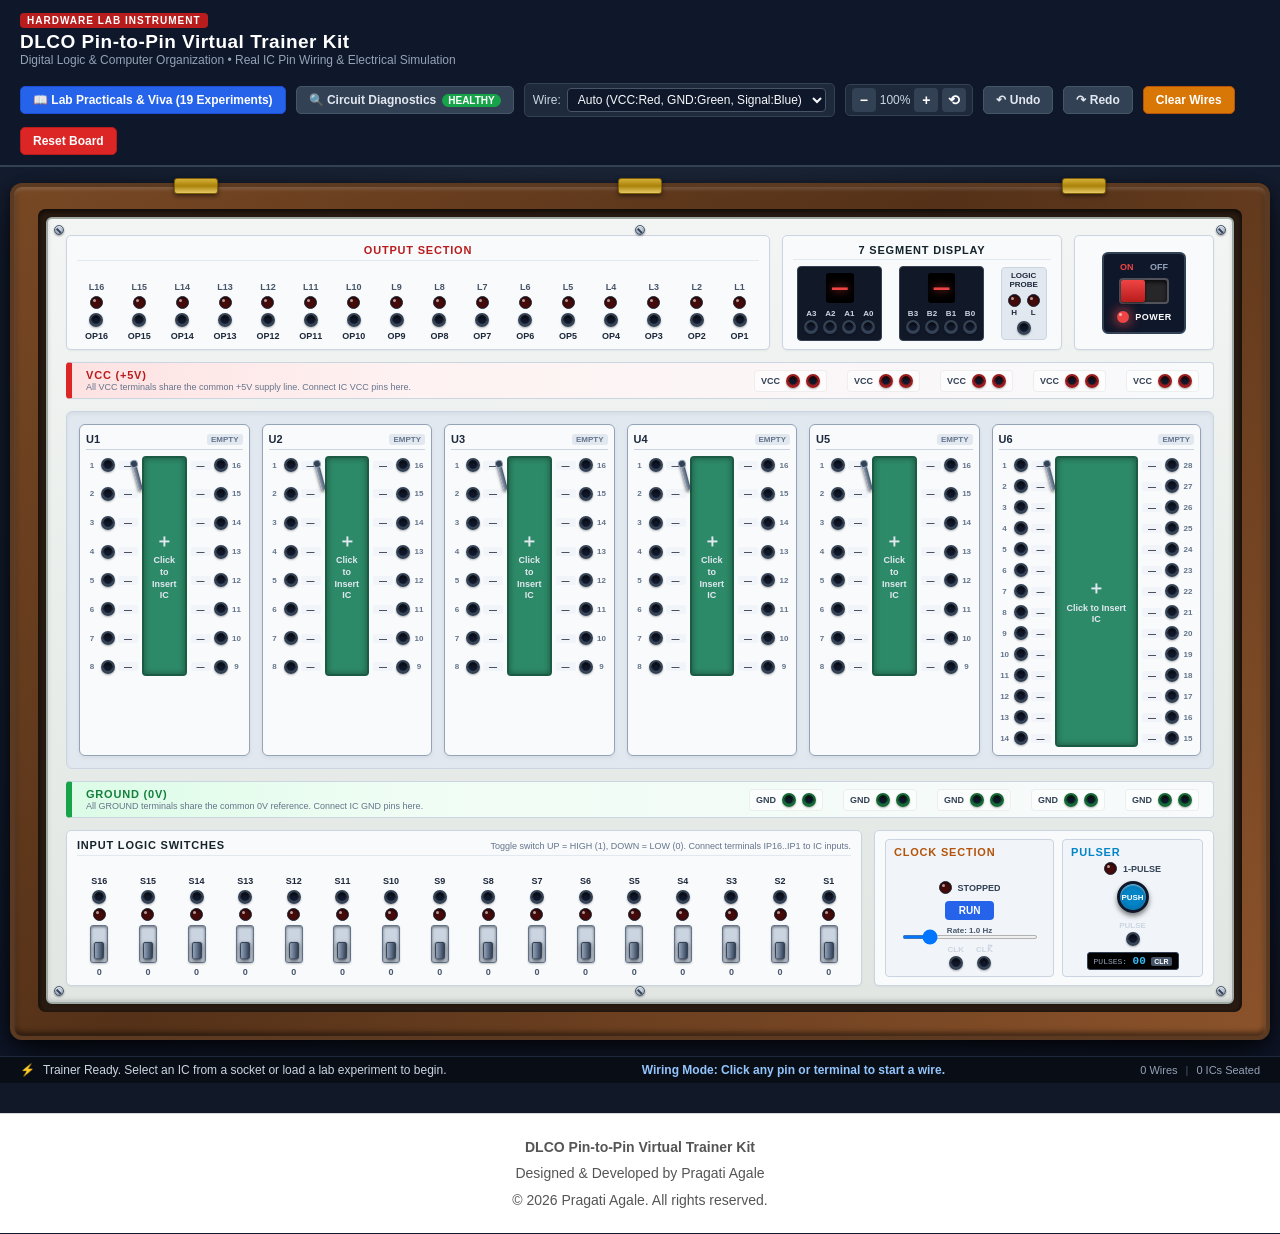
<file: index.html>
<!DOCTYPE html>
<html lang="en">

<head>
  <meta charset="UTF-8">
  
<meta name="google-site-verification" content="Be1yCenECQdJlJ8c-HPCFTqjpg0e8Bx-yzeMSpCRM-U" />

  <meta name="viewport" content="width=device-width, initial-scale=1.0">
  <title>DLCO Virtual IC Trainer Kit Simulator — Real Pin-to-Pin Lab Kit</title>
  <link rel="icon" type="image/svg+xml" href="favicon.svg">
  <link rel="stylesheet" href="style.css">
</head>

<body>
  <!-- Top Navigation & Utility Bar -->
  <header class="app-header">
    <div class="header-brand">
      <div class="header-badge">HARDWARE LAB INSTRUMENT</div>
      <h1>DLCO Pin-to-Pin Virtual Trainer Kit</h1>
      <p class="subtitle">Digital Logic &amp; Computer Organization • Real IC Pin Wiring &amp; Electrical Simulation</p>
    </div>

    <div class="header-controls">
      <button id="btnExpGuide" class="btn btn-primary" title="Open Lab Practicals, Wiring Guides & Viva Questions">
        📖 Lab Practicals &amp; Viva (19 Experiments)
      </button>
      <button id="btnDiagnostics" class="btn btn-secondary" title="View Real-Time Circuit Diagnostics">
        🔍 Circuit Diagnostics <span id="diagBadge" class="badge ok">OK</span>
      </button>
      <div class="wire-color-picker" title="Select Patch Wire Color">
        <label for="wireColorSelect">Wire:</label>
        <select id="wireColorSelect">
          <option value="auto">Auto (VCC:Red, GND:Green, Signal:Blue)</option>
          <option value="#2563eb">Blue (Signal)</option>
          <option value="#dc2626">Red (VCC / High)</option>
          <option value="#16a34a">Green (GND / Low)</option>
          <option value="#d97706">Amber (Clock / Data)</option>
          <option value="#7c3aed">Purple</option>
          <option value="#0d9488">Cyan</option>
          <option value="#111827">Black</option>
        </select>
      </div>
      <div class="zoom-controls">
        <button id="btnZoomOut" class="btn-icon" title="Zoom Out">−</button>
        <span id="zoomLabel">100%</span>
        <button id="btnZoomIn" class="btn-icon" title="Zoom In">+</button>
        <button id="btnZoomReset" class="btn-icon" title="Reset View">⟲</button>
      </div>
      <button id="btnUndoWire" class="btn btn-secondary" type="button" title="Undo last wire action">
  ↶ Undo
</button>

<button id="btnRedoWire" class="btn btn-secondary" type="button" title="Redo last undone wire action">
  ↷ Redo
</button>
      <button id="btnClearWires" class="btn btn-warning" title="Remove all wires from the board">Clear Wires</button>
      <button id="btnResetBoard" class="btn btn-danger" title="Clear entire board (ICs and wires)">Reset Board</button>
    </div>
  </header>

  <!-- Main Workspace: Briefcase Enclosure around Trainer Faceplate -->
  <div class="workspace-wrapper">

    <!-- Outer Wooden Briefcase Enclosure -->
    <div class="wooden-case">
      <!-- Top Metal Hinges of Briefcase -->
      <div class="case-hinge hinge-left"></div>
      <div class="case-hinge hinge-center"></div>
      <div class="case-hinge hinge-right"></div>

      <!-- Inner Metal Rim & Screws -->
      <div class="case-inner-rim">

        <!-- THE PHYSICAL TRAINER BOARD (FACEPLATE) -->
        <div id="trainerBoard" class="trainer-faceplate">

          <!-- Faceplate Corner Screws -->
          <div class="plate-screw screw-tl"></div>
          <div class="plate-screw screw-tr"></div>
          <div class="plate-screw screw-bl"></div>
          <div class="plate-screw screw-br"></div>
          <div class="plate-screw screw-tc"></div>
          <div class="plate-screw screw-bc"></div>

          <!-- ============================================================== -->
          <!-- TOP ROW: OUTPUT SECTION, 7-SEGMENT & PROBE, MAINS POWER SWITCH -->
          <!-- ============================================================== -->
          <div class="board-top-bar">

            <!-- OUTPUT SECTION: 16 LEDs with Output Terminals OP16 to OP1 -->
            <div class="panel-section output-section">
              <div class="section-title text-red">OUTPUT SECTION</div>
              <div class="output-led-row">
                <!-- 16 Output Units: L16 to L1 (rendered dynamically or static) -->
                <div id="outputUnitsContainer" class="output-units-grid"></div>
              </div>
            </div>

            <!-- 7-SEGMENT DISPLAY & LOGIC PROBE SECTION -->
            <div class="panel-section display-probe-section">
              <div class="section-title">7 SEGMENT DISPLAY</div>
              <div class="seven-seg-cluster">
                <!-- Display A -->
                <div class="seven-seg-box">
                  <div class="display-digits" id="dispADigits">
                    <div class="seg-display" id="segA">0</div>
                  </div>
                  <div class="seven-seg-terminals">
                    <div class="term-pair"><span class="term-lbl">A3</span>
                      <div class="terminal-jack" data-tid="seg:a3" title="7-Seg A Bit 3 (MSB)"></div>
                    </div>
                    <div class="term-pair"><span class="term-lbl">A2</span>
                      <div class="terminal-jack" data-tid="seg:a2" title="7-Seg A Bit 2"></div>
                    </div>
                    <div class="term-pair"><span class="term-lbl">A1</span>
                      <div class="terminal-jack" data-tid="seg:a1" title="7-Seg A Bit 1"></div>
                    </div>
                    <div class="term-pair"><span class="term-lbl">A0</span>
                      <div class="terminal-jack" data-tid="seg:a0" title="7-Seg A Bit 0 (LSB)"></div>
                    </div>
                  </div>
                </div>

                <!-- Display B -->
                <div class="seven-seg-box">
                  <div class="display-digits" id="dispBDigits">
                    <div class="seg-display" id="segB">0</div>
                  </div>
                  <div class="seven-seg-terminals">
                    <div class="term-pair"><span class="term-lbl">B3</span>
                      <div class="terminal-jack" data-tid="seg:b3" title="7-Seg B Bit 3 (MSB)"></div>
                    </div>
                    <div class="term-pair"><span class="term-lbl">B2</span>
                      <div class="terminal-jack" data-tid="seg:b2" title="7-Seg B Bit 2"></div>
                    </div>
                    <div class="term-pair"><span class="term-lbl">B1</span>
                      <div class="terminal-jack" data-tid="seg:b1" title="7-Seg B Bit 1"></div>
                    </div>
                    <div class="term-pair"><span class="term-lbl">B0</span>
                      <div class="terminal-jack" data-tid="seg:b0" title="7-Seg B Bit 0 (LSB)"></div>
                    </div>
                  </div>
                </div>

                <!-- Logic Probe -->
                <div class="logic-probe-box">
                  <div class="probe-title">LOGIC<br>PROBE</div>
                  <div class="probe-indicators">
                    <div class="probe-led-wrap">
                      <div id="probeLedH" class="lamp probe-lamp-h"></div><span>H</span>
                    </div>
                    <div class="probe-led-wrap">
                      <div id="probeLedL" class="lamp probe-lamp-l"></div><span>L</span>
                    </div>
                  </div>
                  <div class="terminal-jack jack-probe" data-tid="probe" title="Logic Probe Input Terminal"></div>
                </div>
              </div>
            </div>

            <!-- MAINS POWER ROCKER SWITCH & INDICATOR -->
            <div class="panel-section power-switch-section">
              <div class="mains-switch-box">
                <div class="switch-labels">
                  <span class="lbl-on">ON</span>
                  <span class="lbl-off">OFF</span>
                </div>
                <div id="mainsPowerSwitch" class="rocker-switch on" title="Toggle Main Trainer Power">
                  <div class="rocker-handle"></div>
                </div>
                <div class="power-lamp-wrap">
                  <div id="mainsPowerLed" class="lamp lamp-power on"></div>
                  <span class="mains-power-lbl">POWER</span>
                </div>
              </div>
            </div>

          </div>

          <!-- ============================================================== -->
          <!-- UPPER RAIL: VCC (+5V) STRIP WITH 10 RED BANANA SOCKETS         -->
          <!-- ============================================================== -->
          <div class="board-rail rail-vcc">
            <div class="rail-header">
              <span class="rail-title text-vcc">VCC (+5V)</span>
              <span class="rail-note">All VCC terminals share the common +5V supply line. Connect IC VCC pins
                here.</span>
            </div>
            <div class="rail-terminals" id="vccTerminalsContainer">
              <!-- 10 VCC terminals in 5 pairs matching the 5 sockets -->
            </div>
          </div>

          <!-- ============================================================== -->
          <!-- MIDDLE SECTION: 5 DIP/ZIF SOCKETS (U1..U5) + 1 LARGE SOCKET U6 -->
          <!-- ============================================================== -->
          <div class="board-sockets-section">
            <div class="sockets-grid" id="socketsContainer">
              <!-- U1 to U5 + U6 will be rendered with fixed pin coordinates -->
            </div>
          </div>

          <!-- ============================================================== -->
          <!-- LOWER RAIL: GROUND (0V) STRIP WITH 10 GREEN BANANA SOCKETS    -->
          <!-- ============================================================== -->
          <div class="board-rail rail-gnd">
            <div class="rail-header">
              <span class="rail-title text-gnd">GROUND (0V)</span>
              <span class="rail-note">All GROUND terminals share the common 0V reference. Connect IC GND pins
                here.</span>
            </div>
            <div class="rail-terminals" id="gndTerminalsContainer">
              <!-- 10 GND terminals in 5 pairs matching the 5 sockets -->
            </div>
          </div>

          <!-- ============================================================== -->
          <!-- BOTTOM ROW: INPUT SWITCHES (S16..S1) & CLOCK/PULSER SECTION   -->
          <!-- ============================================================== -->
          <div class="board-bottom-bar">

            <!-- INPUT SWITCHES SECTION: 16 Switches S16 to S1 -->
            <div class="panel-section input-section">
              <div class="section-header-compact">
                <span class="section-title">INPUT LOGIC SWITCHES</span>
                <span class="section-subtitle">Toggle switch UP = HIGH (1), DOWN = LOW (0). Connect terminals IP16..IP1
                  to IC inputs.</span>
              </div>
              <div class="input-switches-row">
                <div id="inputUnitsContainer" class="input-units-grid"></div>
              </div>
            </div>

            <!-- CLOCK & PULSER SECTION -->
            <div class="panel-section clock-section">
              <div class="clock-pulser-wrapper">

                <!-- Continuous Clock Generator -->
                <div class="clock-sub-box">
                  <div class="section-title text-clock">CLOCK SECTION</div>
                  <div class="clock-controls-cluster">
                    <div class="clock-state-row">
                      <div id="clockStatusLed" class="lamp lamp-clock"></div>
                      <span id="clockStatusText" class="clock-rate-text">STOPPED</span>
                    </div>

                    <div class="clock-buttons">
                      <button id="btnClockStartStop" class="btn-clock-toggle"
                        title="Start or Stop Continuous Clock">RUN</button>
                    </div>

                    <div class="clock-speed-control">
                      <label for="clockFreqSlider">Rate: <span id="clockFreqDisplay">1.0 Hz</span></label>
                      <input type="range" id="clockFreqSlider" min="0.2" max="5.0" step="0.2" value="1.0">
                    </div>

                    <div class="clock-terminals-group">
                      <div class="term-pair">
                        <span class="term-lbl">CLK</span>
                        <div class="terminal-jack jack-clk" data-tid="clk:main" title="Clock Output (Active High)">
                        </div>
                      </div>
                      <div class="term-pair">
                        <span class="term-lbl">CLK̅</span>
                        <div class="terminal-jack jack-clk-bar" data-tid="clk:bar"
                          title="Inverted Clock Output (Active Low)"></div>
                      </div>
                    </div>
                  </div>
                </div>

                <!-- Manual Single Pulse Generator (Pulser) -->
                <div class="pulser-sub-box">
                  <div class="section-title text-pulser">PULSER</div>
                  <div class="pulser-controls-cluster">
                    <div class="pulser-lamp-row">
                      <div id="pulserLed" class="lamp lamp-pulser"></div>
                      <span class="pulser-label">1-PULSE</span>
                    </div>

                    <button id="btnManualPulse" class="btn-hardware-push"
                      title="Press for a single clean clock pulse (Falling edge: 1 -> 0 -> 1)">
                      PUSH
                    </button>

                    <div class="term-pair pulser-term-pair">
                      <span class="term-lbl">PULSE</span>
                      <div class="terminal-jack jack-pulser" data-tid="clk:pulse" title="Manual Pulser Output Terminal">
                      </div>
                    </div>

                    <div class="pulse-counter-display">
                      <span class="counter-lbl">PULSES:</span>
                      <span id="pulseCountVal" class="counter-num">00</span>
                      <button id="btnResetCounter" class="btn-micro" title="Reset Counter">CLR</button>
                    </div>
                  </div>
                </div>

              </div>
            </div>

          </div>

          <!-- ============================================================== -->
          <!-- SVG LAYER FOR INTERACTIVE REALISTIC PATCH WIRES                -->
          <!-- ============================================================== -->
          <svg id="wiresSvg" class="wires-canvas"></svg>

        </div>
        <!-- /trainer-faceplate -->
      </div>
      <!-- /case-inner-rim -->
    </div>
    <!-- /wooden-case -->

  </div>
  <!-- /workspace-wrapper -->

  <!-- Status & Interactive Feedback Bar -->
  <footer class="app-statusbar">
    <div class="status-left">
      <span class="status-icon">⚡</span>
      <span id="statusMessage">Trainer Ready. Select an IC from a socket or load a lab experiment to begin.</span>
    </div>
    <div class="status-center">
      <span id="wireActionPrompt" class="wire-prompt">Wiring Mode: Click any pin or terminal to start a wire.</span>
      <button id="btnCancelWire" class="btn-mini hidden">Cancel Wire (Esc)</button>
      <button id="btnDeleteSelectedWire" class="btn-mini btn-danger hidden">Delete Wire (Del)</button>
    </div>
    <div class="status-right">
      <span id="wireCountDisplay">0 Wires</span>
      <span class="separator">|</span>
      <span id="activeIcCountDisplay">0 ICs Seated</span>
    </div>
  </footer>

  <!-- ==================================================================== -->
  <!-- MODAL: IC SELECTOR DIALOG (Triggered when user clicks an empty socket)-->
  <!-- ==================================================================== -->
  <div id="icSelectorModal" class="modal-backdrop hidden">
    <div class="modal-card">
      <div class="modal-header">
        <h3 id="icModalSocketTitle">Insert IC into Socket U1</h3>
        <button id="btnCloseIcModal" class="btn-close">&times;</button>
      </div>
      <div class="modal-body">
        <p class="modal-desc">Select a TTL 74-Series digital logic IC to insert into this socket:</p>
        <div class="ic-library-grid">

          <div class="ic-card" data-ic="7400">
            <div class="ic-card-header">
              <span class="ic-code">7400</span>
              <span class="ic-pkg">14-Pin DIP</span>
            </div>
            <div class="ic-name">Quad 2-Input NAND Gate</div>
            <div class="ic-desc">Four independent 2-input NAND gates. Pin 14: VCC, Pin 7: GND.</div>
            <div class="ic-pins-preview">Inputs: 1A,1B,2A,2B... • Outputs: 1Y,2Y...</div>
          </div>

          <div class="ic-card" data-ic="7404">
            <div class="ic-card-header">
              <span class="ic-code">7404</span>
              <span class="ic-pkg">14-Pin DIP</span>
            </div>
            <div class="ic-name">Hex Inverter (NOT Gates)</div>
            <div class="ic-desc">Six independent inverter gates. Pin 14: VCC, Pin 7: GND.</div>
            <div class="ic-pins-preview">Inputs: 1A,2A,3A... • Outputs: 1Y,2Y,3Y...</div>
          </div>

          <div class="ic-card" data-ic="7408">
            <div class="ic-card-header">
              <span class="ic-code">7408</span>
              <span class="ic-pkg">14-Pin DIP</span>
            </div>
            <div class="ic-name">Quad 2-Input AND Gate</div>
            <div class="ic-desc">Four independent 2-input AND gates. Pin 14: VCC, Pin 7: GND.</div>
            <div class="ic-pins-preview">Inputs: 1A,1B,2A,2B... • Outputs: 1Y,2Y...</div>
          </div>

          <div class="ic-card" data-ic="7432">
            <div class="ic-card-header">
              <span class="ic-code">7432</span>
              <span class="ic-pkg">14-Pin DIP</span>
            </div>
            <div class="ic-name">Quad 2-Input OR Gate</div>
            <div class="ic-desc">Four independent 2-input OR gates. Pin 14: VCC, Pin 7: GND.</div>
            <div class="ic-pins-preview">Inputs: 1A,1B,2A,2B... • Outputs: 1Y,2Y...</div>
          </div>

          <div class="ic-card" data-ic="7486">
            <div class="ic-card-header">
              <span class="ic-code">7486</span>
              <span class="ic-pkg">14-Pin DIP</span>
            </div>
            <div class="ic-name">Quad 2-Input XOR Gate</div>
            <div class="ic-desc">Four independent 2-input Exclusive-OR gates. Pin 14: VCC, Pin 7: GND.</div>
            <div class="ic-pins-preview">Inputs: 1A,1B,2A,2B... • Outputs: 1Y,2Y...</div>
          </div>

          <div class="ic-card" data-ic="74151">
            <div class="ic-card-header">
              <span class="ic-code">74151</span>
              <span class="ic-pkg">16-Pin DIP</span>
            </div>
            <div class="ic-name">8-Line to 1-Line Multiplexer</div>
            <div class="ic-desc">8 data inputs (D0-D7), 3 select lines (C,B,A), Strobe G̅. True Y &amp; inverted W
              outputs. Pin 16: VCC, Pin 8: GND.</div>
            <div class="ic-pins-preview">Inputs: D0..D7, A,B,C, G̅ • Outputs: Y, W</div>
          </div>

          <div class="ic-card" data-ic="7476">
            <div class="ic-card-header">
              <span class="ic-code">7476</span>
              <span class="ic-pkg">16-Pin DIP</span>
            </div>
            <div class="ic-name">Dual J-K Flip-Flop with Preset &amp; Clear</div>
            <div class="ic-desc">Two independent negative-edge J-K flip-flops with active-low Preset and Clear. Pin 5:
              VCC, Pin 13: GND.</div>
            <div class="ic-pins-preview">Inputs: CLK, J, K, PRE̅, CLR̅ • Outputs: Q, Q̅</div>
          </div>

          <div class="ic-card" data-ic="7490">
            <div class="ic-card-header">
              <span class="ic-code">7490</span>
              <span class="ic-pkg">14-Pin DIP</span>
            </div>
            <div class="ic-name">Decade &amp; Binary Counter</div>
            <div class="ic-desc">Contains divide-by-2 and divide-by-5 counters with master reset and set. Pin 5: VCC,
              Pin 10: GND.</div>
            <div class="ic-pins-preview">Inputs: CKA, CKB, R0(1), R0(2), R9(1), R9(2) • Outputs: QA, QB, QC, QD</div>
          </div>

        </div>
      </div>
    </div>
  </div>

  <!-- ==================================================================== -->
  <!-- DRAWER: EXPERIMENT REFERENCE, PRACTICALS & VIVA HELPER (19 Practicals) -->
  <!-- ==================================================================== -->
  <aside id="experimentDrawer" class="drawer-panel hidden">
    <div class="drawer-header">
      <div class="drawer-title-group">
        <h2>DLCO Laboratory Practicals &amp; Viva Voce</h2>
        <p>Curriculum reference guides, wiring schematics, truth tables, and viva answers</p>
      </div>
      <button id="btnCloseDrawer" class="btn-close">&times;</button>
    </div>

    <div class="drawer-body">
      <!-- Practical Selector Dropdown -->
      <div class="experiment-select-box">
        <label for="practicalSelect">Select Practical / Experiment:</label>
        <select id="practicalSelect" class="practical-dropdown">
          <optgroup label="Combinational Logic Practicals">
            <option value="exp1">1. Full Adder (Sum &amp; Carry using XOR, AND, OR)</option>
            <option value="exp2">2. Full Subtractor (Difference &amp; Borrow)</option>
            <option value="exp3">3. 3-bit Binary to Gray Code Converter</option>
            <option value="exp4">4. 4-bit Binary to Gray Code Converter</option>
            <option value="exp5">5. 1-bit Magnitude Comparator (A&gt;B, A=B, A&lt;B)</option>
            <option value="exp6">6. Even Parity Generator and Checker</option>
            <option value="exp7">7. Odd Parity Generator and Checker</option>
            <option value="exp8">8. 8-to-1 Multiplexer Verification (IC 74151)</option>
            <option value="exp9">9. Boolean Function: F(A,B,C) = Σm(0,3,5,6) via 74151</option>
            <option value="exp10">10. Boolean Function: F(A,B,C,D) = Σm(1,2,4,7,8,10,11,13,15) via 74151</option>
          </optgroup>
          <optgroup label="Sequential Logic & Counter Practicals">
            <option value="exp11">11. 2-bit Asynchronous Ripple Up Counter (IC 7476)</option>
            <option value="exp12">12. 3-bit Asynchronous Ripple Up Counter (IC 7476)</option>
            <option value="exp13">13. 4-bit Asynchronous Ripple Up Counter (IC 7476)</option>
            <option value="exp14">14. 2-bit Asynchronous Ripple Down Counter (IC 7476)</option>
            <option value="exp15">15. 3-bit Asynchronous Ripple Down Counter (IC 7476)</option>
            <option value="exp16">16. 4-bit Asynchronous Ripple Down Counter (IC 7476)</option>
            <option value="exp17">17. 2-bit Asynchronous Ripple Up-Down Counter</option>
            <option value="exp18">18. 4-bit Asynchronous Ripple Up-Down Counter</option>
            <option value="exp19">19. MOD-N Decade &amp; Modulo Counter using IC 7490</option>
            <option value="exp20">20. MOD-100 Two-Digit Decimal Counter (Two Cascaded 7490 ICs)</option>
            <option value="exp21">21. Configurable MOD-N Counter (MOD-10 to MOD-99)</option>
          </optgroup>
        </select>
        <div class="exp-action-btns">
          <button id="btnLoadExpTemplate" class="btn btn-primary"
            title="Insert required ICs into sockets for this practical">
            ⚡ Setup ICs For This Lab
          </button>
          <button id="btnAutoWireExp" class="btn btn-secondary"
            title="Load complete reference wiring on the board for testing">
            🔌 Auto-Wire Reference Circuit
          </button>
          <button id="btnVerifyCircuit" class="btn btn-accent" title="Test user circuit against expected truth table">
            ✓ Check My Wiring &amp; Truth Table
          </button>
        </div>
      </div>

      <!-- Live Verification Result Banner -->
      <div id="verificationResultBox" class="verification-box hidden"></div>

      <!-- Practical Detail Content Container -->
      <div id="experimentDetailContainer" class="experiment-details">
        <!-- Dynamically injected experiment documentation -->
      </div>
    </div>
  </aside>

  <!-- ==================================================================== -->
  <!-- MODAL: CIRCUIT DIAGNOSTICS & ELECTRICAL HEALTH REPORT                -->
  <!-- ==================================================================== -->
  <div id="diagnosticsModal" class="modal-backdrop hidden">
    <div class="modal-card modal-wide">
      <div class="modal-header">
        <h3>🔍 Live Electrical Diagnostics &amp; Net Audit</h3>
        <button id="btnCloseDiagModal" class="btn-close">&times;</button>
      </div>
      <div class="modal-body">
        <div id="diagSummaryBanner" class="diag-summary-banner"></div>
        <div class="diag-sections-grid">
          <div class="diag-block">
            <h4>Power &amp; Ground Health</h4>
            <div id="diagPowerList" class="diag-list"></div>
          </div>
          <div class="diag-block">
            <h4>Signal &amp; Pin Integrity</h4>
            <div id="diagSignalList" class="diag-list"></div>
          </div>
          <div class="diag-block">
            <h4>Active Nets &amp; Drivers</h4>
            <div id="diagNetList" class="diag-list font-mono"></div>
          </div>
        </div>
      </div>
    </div>
  </div>

  
  <script src="app.js"></script>

  <!-- Website Creator and Copyright -->
  <footer class="site-footer">
    <p><strong>DLCO Pin-to-Pin Virtual Trainer Kit</strong></p>
    <p>Designed &amp; Developed by Pragati Agale</p>
    <p>&copy; 2026 Pragati Agale. All rights reserved.</p>
  </footer>
</body>

</html>
</file>
<file: style.css>
/* ==========================================================================
   DLCO VIRTUAL IC TRAINER KIT SIMULATOR — STYLESHEET
   Accurate physical laboratory instrument aesthetic based on college kit photo
   ========================================================================== */

:root {
  --wood-border: #5c3a21;
  --wood-bg: linear-gradient(135deg, #784824 0%, #543118 45%, #8c532b 100%);
  --plate-bg: #e6eae7;
  --plate-metal: linear-gradient(180deg, #f2f5f3 0%, #e1e6e3 100%);
  --plate-border: #9fa9a4;
  --ink-primary: #15242b;
  --ink-secondary: #4a5c64;
  --ink-crimson: #b91c1c;
  --ink-green: #15803d;
  --ink-blue: #1d4ed8;
  --jack-metal: #cbd5e1;
  --jack-hole: #1e293b;
  --vcc-red: #dc2626;
  --gnd-green: #16a34a;
  --clk-amber: #d97706;
  --zif-green: #2d8a68;
  --zif-dark: #1b5b44;
  --chip-body: #1c2427;
  --led-off: #450a0a;
  --led-on: #ef4444;
  --led-glow: rgba(239, 68, 68, 0.7);
  --probe-green: #22c55e;
}

* {
  box-sizing: border-box;
  margin: 0;
  padding: 0;
}

body {
  font-family: -apple-system, BlinkMacSystemFont, "Segoe UI", Roboto, Helvetica, Arial, sans-serif;
  background: #111827;
  color: #1f2937;
  min-height: 100vh;
  display: flex;
  flex-direction: column;
  overflow-x: hidden;
  user-select: none;
}

/* ==========================================================================
   HEADER & TOP TOOLBAR
   ========================================================================== */

.app-header {
  background: #0f172a;
  color: #f8fafc;
  border-bottom: 2px solid #334155;
  padding: 10px 20px;
  display: flex;
  align-items: center;
  justify-content: space-between;
  gap: 16px;
  flex-wrap: wrap;
  z-index: 50;
}

.header-brand h1 {
  font-size: 19px;
  font-weight: 700;
  letter-spacing: 0.5px;
  color: #ffffff;
  display: flex;
  align-items: center;
  gap: 10px;
}

.header-badge {
  font-size: 10px;
  font-weight: 800;
  background: #b91c1c;
  color: #fff;
  padding: 2px 7px;
  border-radius: 4px;
  letter-spacing: 1px;
  display: inline-block;
  margin-bottom: 3px;
}

.header-brand .subtitle {
  font-size: 12px;
  color: #94a3b8;
}

.header-controls {
  display: flex;
  align-items: center;
  gap: 10px;
  flex-wrap: wrap;
}

.btn {
  font-size: 12px;
  font-weight: 600;
  padding: 6px 12px;
  border-radius: 5px;
  border: 1px solid transparent;
  cursor: pointer;
  transition: all 0.15s ease;
  display: inline-flex;
  align-items: center;
  gap: 6px;
}

.btn-primary {
  background: #2563eb;
  color: white;
  border-color: #1d4ed8;
}
.btn-primary:hover { background: #1d4ed8; }

.btn-secondary {
  background: #334155;
  color: #e2e8f0;
  border-color: #475569;
}
.btn-secondary:hover { background: #475569; }

.btn-accent {
  background: #059669;
  color: white;
  border-color: #047857;
}
.btn-accent:hover { background: #047857; }

.btn-warning {
  background: #d97706;
  color: white;
  border-color: #b45309;
}
.btn-warning:hover { background: #b45309; }

.btn-danger {
  background: #dc2626;
  color: white;
  border-color: #b91c1c;
}
.btn-danger:hover { background: #b91c1c; }

.badge {
  font-size: 10px;
  padding: 1px 6px;
  border-radius: 10px;
  font-weight: 700;
}
.badge.ok { background: #16a34a; color: white; }
.badge.warn { background: #d97706; color: white; }
.badge.err { background: #dc2626; color: white; }

.wire-color-picker {
  display: flex;
  align-items: center;
  gap: 6px;
  font-size: 12px;
  color: #cbd5e1;
  background: #1e293b;
  padding: 4px 8px;
  border-radius: 5px;
  border: 1px solid #334155;
}

.wire-color-picker select {
  background: #0f172a;
  color: #f8fafc;
  border: 1px solid #475569;
  border-radius: 4px;
  padding: 3px 6px;
  font-size: 12px;
  cursor: pointer;
}

.zoom-controls {
  display: flex;
  align-items: center;
  gap: 4px;
  background: #1e293b;
  padding: 3px 6px;
  border-radius: 5px;
  border: 1px solid #334155;
  color: #cbd5e1;
  font-size: 12px;
}

.btn-icon {
  background: #334155;
  color: white;
  border: none;
  width: 24px;
  height: 24px;
  border-radius: 4px;
  cursor: pointer;
  font-weight: bold;
  font-size: 14px;
}
.btn-icon:hover { background: #475569; }

/* ==========================================================================
   WORKSPACE & WOODEN BRIEFCASE ENCLOSURE
   ========================================================================== */

.workspace-wrapper {
  flex: 1;
  display: flex;
  justify-content: center;
  align-items: flex-start;
  padding: 16px;
  overflow: auto;
  background: radial-gradient(circle at 50% 20%, #1e293b 0%, #0f172a 100%);
}

.wooden-case {
  position: relative;
  background: var(--wood-bg);
  padding: 22px 24px 24px 24px;
  border-radius: 12px;
  box-shadow: 
    0 20px 50px rgba(0, 0, 0, 0.7),
    0 4px 12px rgba(0, 0, 0, 0.5),
    inset 0 2px 4px rgba(255, 255, 255, 0.2),
    inset 0 -3px 6px rgba(0, 0, 0, 0.6);
  border: 4px solid var(--wood-border);
  min-width: 1260px;
}

/* Brass Hinges on Case Top */
.case-hinge {
  position: absolute;
  top: -9px;
  width: 44px;
  height: 16px;
  background: linear-gradient(180deg, #d4af37 0%, #aa820a 50%, #e6ca65 100%);
  border: 1px solid #7d5e06;
  border-radius: 3px;
  box-shadow: 0 2px 4px rgba(0,0,0,0.5);
  z-index: 5;
}
.hinge-left { left: 160px; }
.hinge-center { left: calc(50% - 22px); }
.hinge-right { right: 160px; }

.case-inner-rim {
  background: #2a1c12;
  padding: 8px;
  border-radius: 8px;
  box-shadow: inset 0 2px 6px rgba(0,0,0,0.8);
}

/* ==========================================================================
   TRAINER BOARD FACEPLATE (THE MAIN HARDWARE PANEL)
   ========================================================================== */

.trainer-faceplate {
  position: relative;
  background: var(--plate-metal);
  border: 2px solid var(--plate-border);
  border-radius: 6px;
  box-shadow: 
    inset 0 1px 2px rgba(255, 255, 255, 0.7),
    inset 0 -2px 4px rgba(0, 0, 0, 0.15),
    0 1px 3px rgba(0, 0, 0, 0.3);
  padding: 16px 18px;
  display: flex;
  flex-direction: column;
  gap: 12px;
  transform-origin: top center;
  transition: transform 0.15s ease-out;
}

/* Screws in the Corners */
.plate-screw {
  position: absolute;
  width: 10px;
  height: 10px;
  background: radial-gradient(circle, #cbd5e1 30%, #64748b 90%);
  border-radius: 50%;
  border: 1px solid #475569;
  box-shadow: inset 0 1px 1px #fff, 0 1px 2px rgba(0,0,0,0.4);
  z-index: 20;
}
.plate-screw::before {
  content: "";
  position: absolute;
  top: 4px;
  left: 1px;
  width: 6px;
  height: 1.5px;
  background: #334155;
  transform: rotate(45deg);
}
.screw-tl { top: 6px; left: 6px; }
.screw-tr { top: 6px; right: 6px; }
.screw-bl { bottom: 6px; left: 6px; }
.screw-br { bottom: 6px; right: 6px; }
.screw-tc { top: 6px; left: calc(50% - 5px); }
.screw-bc { bottom: 6px; left: calc(50% - 5px); }

/* Section Silkscreen Titles */
.section-title {
  font-size: 11px;
  font-weight: 800;
  letter-spacing: 0.8px;
  color: var(--ink-primary);
  text-transform: uppercase;
}
.text-red { color: var(--ink-crimson); }
.text-vcc { color: #b91c1c; font-weight: 900; }
.text-gnd { color: #15803d; font-weight: 900; }
.text-clock { color: #b45309; }
.text-pulser { color: #0284c7; }

/* Panel Sections */
.panel-section {
  background: #f8fafc;
  border: 1px solid #cbd5e1;
  border-radius: 5px;
  padding: 8px 10px;
  box-shadow: 0 1px 2px rgba(0,0,0,0.05);
}

/* ==========================================================================
   TOP BAR: OUTPUTS, 7-SEGMENT & PROBE, MAINS POWER
   ========================================================================== */

.board-top-bar {
  display: grid;
  grid-template-columns: 1fr 280px 140px;
  gap: 12px;
  align-items: stretch;
}

/* 16 Output LEDs with OP Terminals */
.output-section {
  display: flex;
  flex-direction: column;
  justify-content: space-between;
}

.output-section .section-title {
  text-align: center;
  border-bottom: 1px solid #e2e8f0;
  padding-bottom: 4px;
  margin-bottom: 6px;
}

.output-units-grid {
  display: grid;
  grid-template-columns: repeat(16, 1fr);
  gap: 4px;
}

.output-unit {
  display: flex;
  flex-direction: column;
  align-items: center;
  gap: 4px;
}

.output-unit .unit-name {
  font-size: 9px;
  font-weight: 700;
  color: #475569;
}

.output-unit .unit-term-lbl {
  font-size: 9px;
  font-weight: 800;
  color: #1e293b;
}

/* LED Lamp Element */
.lamp {
  width: 13px;
  height: 13px;
  border-radius: 50%;
  background: var(--led-off);
  border: 1.5px solid #1f2937;
  box-shadow: inset 0 1px 2px rgba(0,0,0,0.6);
  transition: all 0.1s ease;
  position: relative;
}

.lamp::after {
  content: "";
  position: absolute;
  top: 2px;
  left: 2px;
  width: 3px;
  height: 3px;
  background: rgba(255, 255, 255, 0.6);
  border-radius: 50%;
}

.lamp.on {
  background: var(--led-on);
  box-shadow: 
    0 0 10px var(--led-glow),
    0 0 4px #ffffff,
    inset 0 1px 2px rgba(255,255,255,0.8);
}

.lamp.lamp-green.on {
  background: var(--probe-green);
  box-shadow: 0 0 10px rgba(34, 197, 94, 0.8), 0 0 4px #ffffff;
}

.lamp.lamp-amber.on {
  background: #f59e0b;
  box-shadow: 0 0 10px rgba(245, 158, 11, 0.8), 0 0 4px #ffffff;
}

.lamp.lamp-power {
  width: 14px;
  height: 14px;
}
.lamp.lamp-power.on {
  background: #ef4444;
  box-shadow: 0 0 12px rgba(239, 68, 68, 0.9);
}

/* Banana Jack Terminals */
.terminal-jack {
  width: 14px;
  height: 14px;
  border-radius: 50%;
  background: radial-gradient(circle, #0f172a 45%, #64748b 80%, #94a3b8 100%);
  border: 2px solid #334155;
  box-shadow: inset 0 2px 3px rgba(0, 0, 0, 0.9), 0 1px 2px rgba(0,0,0,0.3);
  cursor: pointer;
  position: relative;
  z-index: 10;
  transition: transform 0.1s ease, box-shadow 0.1s ease;
}

.terminal-jack:hover {
  transform: scale(1.25);
  border-color: #f59e0b;
  box-shadow: 0 0 8px #f59e0b;
}

.terminal-jack.selected {
  transform: scale(1.3);
  border-color: #facc15;
  background: radial-gradient(circle, #ca8a04 40%, #eab308 100%);
  box-shadow: 0 0 12px #facc15, 0 0 4px #fff;
  animation: pulsePin 1s infinite alternate;
}

.terminal-jack.connected {
  border-color: #3b82f6;
  box-shadow: 0 0 4px #3b82f6;
}

@keyframes pulsePin {
  0% { transform: scale(1.2); }
  100% { transform: scale(1.4); }
}

/* Red VCC Jack Style */
.jack-vcc {
  background: radial-gradient(circle, #0f172a 40%, #dc2626 75%, #ef4444 100%);
  border-color: #991b1b;
}
.jack-vcc:hover { box-shadow: 0 0 8px #ef4444; }

/* Green GND Jack Style */
.jack-gnd {
  background: radial-gradient(circle, #0f172a 40%, #16a34a 75%, #22c55e 100%);
  border-color: #166534;
}
.jack-gnd:hover { box-shadow: 0 0 8px #22c55e; }

/* 7-Segment & Logic Probe Cluster */
.display-probe-section .section-title {
  text-align: center;
  border-bottom: 1px solid #e2e8f0;
  padding-bottom: 3px;
  margin-bottom: 6px;
}

.seven-seg-cluster {
  display: flex;
  align-items: center;
  justify-content: space-around;
  gap: 8px;
}

.seven-seg-box {
  display: flex;
  flex-direction: column;
  align-items: center;
  background: #111827;
  padding: 6px;
  border-radius: 4px;
  border: 1px solid #374151;
}

.seg-display {
  font-family: "Courier New", Courier, monospace;
  font-size: 26px;
  font-weight: 900;
  color: #ef4444;
  text-shadow: 0 0 8px rgba(239, 68, 68, 0.8);
  min-width: 24px;
  text-align: center;
  line-height: 1;
  background: #000;
  padding: 2px 6px;
  border-radius: 3px;
  margin-bottom: 6px;
}

.seven-seg-terminals {
  display: flex;
  gap: 5px;
}

.term-pair {
  display: flex;
  flex-direction: column;
  align-items: center;
  gap: 2px;
}

.term-lbl {
  font-size: 8px;
  font-weight: 800;
  color: #cbd5e1;
}

.logic-probe-box {
  display: flex;
  flex-direction: column;
  align-items: center;
  gap: 4px;
  padding: 4px 6px;
  background: #e2e8f0;
  border-radius: 4px;
  border: 1px solid #cbd5e1;
}

.probe-title {
  font-size: 8px;
  font-weight: 800;
  text-align: center;
  line-height: 1.1;
  color: #1e293b;
}

.probe-indicators {
  display: flex;
  gap: 6px;
}

.probe-led-wrap {
  display: flex;
  flex-direction: column;
  align-items: center;
  gap: 1px;
}
.probe-led-wrap span {
  font-size: 8px;
  font-weight: 800;
}

/* Mains Power Section */
.power-switch-section {
  display: flex;
  align-items: center;
  justify-content: center;
}

.mains-switch-box {
  display: flex;
  flex-direction: column;
  align-items: center;
  gap: 6px;
  background: #0f172a;
  padding: 8px 12px;
  border-radius: 6px;
  border: 2px solid #334155;
  color: white;
}

.switch-labels {
  display: flex;
  justify-content: space-between;
  width: 48px;
  font-size: 9px;
  font-weight: 800;
}
.lbl-on { color: #ef4444; }
.lbl-off { color: #94a3b8; }

.rocker-switch {
  width: 50px;
  height: 26px;
  background: #27272a;
  border-radius: 4px;
  border: 2px solid #52525b;
  position: relative;
  cursor: pointer;
  box-shadow: inset 0 2px 4px rgba(0,0,0,0.8);
}

.rocker-handle {
  width: 24px;
  height: 22px;
  background: linear-gradient(180deg, #dc2626 0%, #991b1b 100%);
  border-radius: 2px;
  position: absolute;
  top: 0;
  left: 0;
  transition: transform 0.15s ease;
  box-shadow: 0 1px 3px rgba(0,0,0,0.6);
}

.rocker-switch.on .rocker-handle {
  transform: translateX(0);
  background: linear-gradient(180deg, #ef4444 0%, #b91c1c 100%);
}

.rocker-switch.off .rocker-handle {
  transform: translateX(22px);
  background: linear-gradient(180deg, #4b5563 0%, #1f2937 100%);
}

.power-lamp-wrap {
  display: flex;
  align-items: center;
  gap: 5px;
}
.mains-power-lbl {
  font-size: 9px;
  font-weight: 800;
  letter-spacing: 0.5px;
}

/* ==========================================================================
   VCC & GND BUS RAILS WITH 10 TERMINALS EACH
   ========================================================================== */

.board-rail {
  background: #f1f5f9;
  border-radius: 4px;
  padding: 6px 14px;
  display: flex;
  align-items: center;
  justify-content: space-between;
  border: 1px solid #cbd5e1;
}

.rail-vcc {
  border-left: 6px solid #dc2626;
  background: linear-gradient(90deg, #fee2e2 0%, #fef2f2 30%, #f8fafc 100%);
}

.rail-gnd {
  border-left: 6px solid #16a34a;
  background: linear-gradient(90deg, #dcfce7 0%, #f0fdf4 30%, #f8fafc 100%);
}

.rail-header {
  display: flex;
  flex-direction: column;
  gap: 1px;
}

.rail-title {
  font-size: 11px;
  letter-spacing: 0.8px;
}

.rail-note {
  font-size: 9px;
  color: #64748b;
}

.rail-terminals {
  display: flex;
  align-items: center;
  gap: 20px;
}

.rail-term-pair {
  display: flex;
  align-items: center;
  gap: 6px;
  background: rgba(255, 255, 255, 0.6);
  padding: 3px 6px;
  border-radius: 4px;
  border: 1px solid rgba(0,0,0,0.06);
}

.rail-term-lbl {
  font-size: 9px;
  font-weight: 800;
  color: #334155;
}

/* ==========================================================================
   FIXED IC SOCKETS SECTION (U1 TO U5 + U6)
   ========================================================================== */

.board-sockets-section {
  background: #e2e8f0;
  border: 1px solid #cbd5e1;
  border-radius: 6px;
  padding: 12px;
  box-shadow: inset 0 2px 4px rgba(0,0,0,0.05);
}

.sockets-grid {
  display: grid;
  grid-template-columns: repeat(5, 1fr) 1.25fr;
  gap: 12px;
}

.socket-column {
  background: #f8fafc;
  border: 1.5px solid #94a3b8;
  border-radius: 6px;
  padding: 8px 6px;
  display: flex;
  flex-direction: column;
  align-items: center;
  position: relative;
  box-shadow: 0 2px 4px rgba(0,0,0,0.06);
}

.socket-header {
  width: 100%;
  display: flex;
  align-items: center;
  justify-content: space-between;
  border-bottom: 1px solid #cbd5e1;
  padding-bottom: 4px;
  margin-bottom: 6px;
}

.socket-label {
  font-size: 11px;
  font-weight: 800;
  color: #1e293b;
}

.socket-power-status {
  font-size: 8px;
  font-weight: 800;
  padding: 1px 4px;
  border-radius: 3px;
  background: #e2e8f0;
  color: #64748b;
}
.socket-power-status.powered { background: #dcfce7; color: #15803d; }
.socket-power-status.unpowered { background: #fee2e2; color: #b91c1c; }

/* The Socket Body with Pin Columns */
.socket-body {
  width: 100%;
  display: flex;
  align-items: stretch;
  justify-content: space-between;
  gap: 4px;
}

.pin-column {
  display: flex;
  flex-direction: column;
  justify-content: space-between;
  gap: 3px;
}

.socket-pin-unit {
  display: flex;
  align-items: center;
  gap: 3px;
  height: 18px;
}

.pin-col-left .socket-pin-unit {
  flex-direction: row;
}

.pin-col-right .socket-pin-unit {
  flex-direction: row-reverse;
}

.socket-pin-num {
  font-size: 8px;
  font-weight: 700;
  color: #64748b;
  min-width: 12px;
  text-align: center;
}

.socket-pin-fn {
  font-size: 8px;
  font-weight: 800;
  padding: 0 2px;
  border-radius: 2px;
  background: #f1f5f9;
  color: #0f172a;
  min-width: 20px;
  text-align: center;
}
.socket-pin-fn.fn-in { background: #dbeafe; color: #1e40af; }
.socket-pin-fn.fn-out { background: #fed7aa; color: #9a3412; }
.socket-pin-fn.fn-vcc { background: #fecaca; color: #991b1b; }
.socket-pin-fn.fn-gnd { background: #bbf7d0; color: #166534; }
.socket-pin-fn.fn-clk { background: #fef08a; color: #854d0e; }

/* ZIF Socket Core (Green Base with Lever) */
.zif-socket-core {
  flex: 1;
  background: var(--zif-green);
  border: 2px solid var(--zif-dark);
  border-radius: 4px;
  position: relative;
  display: flex;
  flex-direction: column;
  align-items: center;
  justify-content: center;
  min-height: 220px;
  box-shadow: inset 0 0 6px rgba(0,0,0,0.4);
  cursor: pointer;
  transition: border-color 0.15s ease;
}

.zif-socket-core:hover {
  border-color: #f59e0b;
}

/* ZIF Socket Locking Lever */
.zif-lever {
  position: absolute;
  top: 4px;
  left: -5px;
  width: 4px;
  height: 28px;
  background: linear-gradient(90deg, #94a3b8 0%, #475569 100%);
  border-radius: 2px;
  box-shadow: -1px 2px 3px rgba(0,0,0,0.5);
  transform-origin: bottom center;
  transform: rotate(-15deg);
  transition: transform 0.2s ease;
}

.zif-socket-core.locked .zif-lever {
  transform: rotate(0deg);
  background: linear-gradient(90deg, #cbd5e1 0%, #64748b 100%);
}

.zif-lever-knob {
  position: absolute;
  top: -3px;
  left: -2px;
  width: 8px;
  height: 8px;
  border-radius: 50%;
  background: #334155;
  border: 1px solid #94a3b8;
}

/* Seated IC Package */
.seated-ic {
  width: 84%;
  height: 85%;
  background: var(--chip-body);
  border: 1.5px solid #000;
  border-radius: 4px;
  display: flex;
  flex-direction: column;
  align-items: center;
  justify-content: center;
  position: relative;
  box-shadow: 0 4px 8px rgba(0,0,0,0.6);
  padding: 6px 2px;
}

/* IC Notch at top */
.seated-ic::before {
  content: "";
  position: absolute;
  top: -1px;
  width: 10px;
  height: 5px;
  background: var(--zif-green);
  border-bottom-left-radius: 5px;
  border-bottom-right-radius: 5px;
  border: 1px solid #000;
  border-top: none;
}

.seated-ic .ic-part-no {
  font-size: 11px;
  font-weight: 800;
  color: #f1f5f9;
  letter-spacing: 0.5px;
}

.seated-ic .ic-part-sub {
  font-size: 8px;
  font-weight: 700;
  color: #94a3b8;
  text-align: center;
  margin-top: 4px;
}

.seated-ic .btn-eject-ic {
  margin-top: 10px;
  font-size: 8px;
  font-weight: 700;
  padding: 2px 5px;
  border-radius: 3px;
  background: #dc2626;
  color: white;
  border: none;
  cursor: pointer;
  opacity: 0.85;
}
.seated-ic .btn-eject-ic:hover { opacity: 1; }

/* Empty Socket Placeholder */
.empty-socket-prompt {
  font-size: 9px;
  font-weight: 700;
  color: #e2e8f0;
  text-align: center;
  padding: 8px;
  line-height: 1.3;
}
.empty-socket-prompt .plus-icon {
  font-size: 18px;
  display: block;
  margin-bottom: 2px;
}

/* ==========================================================================
   BOTTOM BAR: INPUT SWITCHES & CLOCK / PULSER SECTION
   ========================================================================== */

.board-bottom-bar {
  display: grid;
  grid-template-columns: 1fr 340px;
  gap: 12px;
}

.input-section {
  display: flex;
  flex-direction: column;
  justify-content: space-between;
}

.section-header-compact {
  display: flex;
  align-items: baseline;
  justify-content: space-between;
  border-bottom: 1px solid #e2e8f0;
  padding-bottom: 4px;
  margin-bottom: 6px;
}

.section-subtitle {
  font-size: 9px;
  color: #64748b;
}

.input-units-grid {
  display: grid;
  grid-template-columns: repeat(16, 1fr);
  gap: 4px;
}

.input-unit {
  display: flex;
  flex-direction: column;
  align-items: center;
  gap: 4px;
}

.input-unit .unit-name {
  font-size: 9px;
  font-weight: 800;
  color: #1e293b;
}

.input-unit .unit-state-lbl {
  font-size: 9px;
  font-weight: 800;
  color: #475569;
}
.input-unit .unit-state-lbl.high { color: #dc2626; }

/* Physical Toggle Switch with Nickel Lever */
.toggle-switch-hardware {
  width: 18px;
  height: 38px;
  background: #cbd5e1;
  border: 1.5px solid #64748b;
  border-radius: 3px;
  position: relative;
  cursor: pointer;
  box-shadow: inset 0 1px 3px rgba(0,0,0,0.5), 0 1px 2px rgba(0,0,0,0.2);
}

.toggle-switch-hardware .switch-lever {
  position: absolute;
  left: 3px;
  width: 10px;
  height: 18px;
  background: linear-gradient(90deg, #f1f5f9 0%, #94a3b8 50%, #475569 100%);
  border-radius: 2px;
  border: 1px solid #334155;
  box-shadow: 0 2px 4px rgba(0,0,0,0.6);
  transition: all 0.1s ease;
}

/* Switch UP = Logic 1 */
.toggle-switch-hardware.up .switch-lever {
  top: 2px;
  transform: perspective(60px) rotateX(15deg);
  background: linear-gradient(90deg, #ffffff 0%, #cbd5e1 50%, #64748b 100%);
}

/* Switch DOWN = Logic 0 */
.toggle-switch-hardware.down .switch-lever {
  bottom: 2px;
  transform: perspective(60px) rotateX(-15deg);
  background: linear-gradient(90deg, #94a3b8 0%, #64748b 50%, #334155 100%);
}

/* Clock & Pulser Section */
.clock-section {
  display: flex;
}

.clock-pulser-wrapper {
  display: grid;
  grid-template-columns: 1.2fr 1fr;
  gap: 8px;
  width: 100%;
}

.clock-sub-box, .pulser-sub-box {
  background: #f1f5f9;
  border: 1px solid #cbd5e1;
  border-radius: 4px;
  padding: 6px 8px;
  display: flex;
  flex-direction: column;
  justify-content: space-between;
}

.clock-controls-cluster, .pulser-controls-cluster {
  display: flex;
  flex-direction: column;
  align-items: center;
  gap: 6px;
  margin-top: 4px;
}

.clock-state-row, .pulser-lamp-row {
  display: flex;
  align-items: center;
  gap: 6px;
}

.clock-rate-text, .pulser-label {
  font-size: 9px;
  font-weight: 800;
  color: #334155;
}

.btn-clock-toggle {
  font-size: 10px;
  font-weight: 800;
  padding: 4px 14px;
  border-radius: 4px;
  background: #2563eb;
  color: white;
  border: none;
  cursor: pointer;
}
.btn-clock-toggle.running {
  background: #dc2626;
}

.clock-speed-control {
  display: flex;
  flex-direction: column;
  align-items: center;
  font-size: 8px;
  font-weight: 700;
  color: #475569;
  width: 100%;
}

.clock-speed-control input[type="range"] {
  width: 90%;
  height: 4px;
  cursor: pointer;
}

.clock-terminals-group {
  display: flex;
  gap: 12px;
}

/* Hardware Push Button for Pulser */
.btn-hardware-push {
  width: 32px;
  height: 32px;
  border-radius: 50%;
  background: radial-gradient(circle, #0284c7 40%, #0369a1 90%);
  border: 3px solid #0f172a;
  color: white;
  font-size: 8px;
  font-weight: 900;
  cursor: pointer;
  box-shadow: 0 3px 5px rgba(0,0,0,0.5), inset 0 1px 2px rgba(255,255,255,0.6);
  transition: transform 0.05s ease, box-shadow 0.05s ease;
}
.btn-hardware-push:active {
  transform: translateY(2px) scale(0.96);
  box-shadow: 0 1px 2px rgba(0,0,0,0.5), inset 0 2px 4px rgba(0,0,0,0.8);
}

.pulser-term-pair {
  margin-top: 2px;
}

.pulse-counter-display {
  display: flex;
  align-items: center;
  gap: 4px;
  background: #000;
  color: #38bdf8;
  padding: 2px 6px;
  border-radius: 3px;
  font-family: monospace;
  font-size: 9px;
  border: 1px solid #334155;
}
.counter-lbl { font-size: 8px; color: #94a3b8; }
.counter-num { font-size: 11px; font-weight: 800; min-width: 16px; text-align: center; }

.btn-micro {
  font-size: 7px;
  font-weight: bold;
  padding: 1px 3px;
  background: #475569;
  color: white;
  border: none;
  border-radius: 2px;
  cursor: pointer;
}

/* ==========================================================================
   SVG WIRES CANVAS & REALISTIC PATCH CORDS
   ========================================================================= */

.wires-canvas {
  position: absolute;
  top: 0;
  left: 0;
  width: 100%;
  height: 100%;
  pointer-events: none;
  z-index: 15;
  overflow: visible;
}

.wire-path {
  fill: none;
  stroke-linecap: round;
  cursor: pointer;
  pointer-events: stroke;
  transition: stroke-width 0.1s ease, filter 0.1s ease;
}

.wire-path:hover {
  stroke-width: 6 !important;
  filter: drop-shadow(0 0 4px #f59e0b);
}

.wire-path.selected {
  stroke: #facc15 !important;
  stroke-width: 6.5 !important;
  stroke-dasharray: 6 3;
  animation: wireDash 1s linear infinite;
  filter: drop-shadow(0 0 6px #facc15);
}

@keyframes wireDash {
  to { stroke-dashoffset: -9; }
}

/* ==========================================================================
   STATUS BAR
   ========================================================================== */

.app-statusbar {
  background: #090d16;
  color: #cbd5e1;
  padding: 6px 20px;
  border-top: 1px solid #1e293b;
  display: flex;
  align-items: center;
  justify-content: space-between;
  font-size: 12px;
  z-index: 40;
}

.status-left {
  display: flex;
  align-items: center;
  gap: 8px;
}
.status-icon { color: #facc15; }

.status-center {
  display: flex;
  align-items: center;
  gap: 8px;
}
.wire-prompt {
  font-weight: 600;
  color: #93c5fd;
}

.btn-mini {
  font-size: 11px;
  font-weight: 600;
  padding: 2px 8px;
  border-radius: 4px;
  border: none;
  background: #475569;
  color: white;
  cursor: pointer;
}
.btn-mini:hover { background: #64748b; }
.btn-mini.btn-danger { background: #dc2626; }
.btn-mini.btn-danger:hover { background: #b91c1c; }

.status-right {
  display: flex;
  align-items: center;
  gap: 8px;
  font-size: 11px;
  color: #94a3b8;
}
.separator { color: #475569; }

/* ==========================================================================
   MODALS & DRAWERS
   ========================================================================== */

.hidden { display: none !important; }

.modal-backdrop {
  position: fixed;
  inset: 0;
  background: rgba(0, 0, 0, 0.7);
  display: flex;
  align-items: center;
  justify-content: center;
  z-index: 100;
  padding: 16px;
  backdrop-filter: blur(2px);
}

.modal-card {
  background: #ffffff;
  border-radius: 8px;
  box-shadow: 0 20px 40px rgba(0,0,0,0.5);
  max-width: 720px;
  width: 100%;
  max-height: 88vh;
  display: flex;
  flex-direction: column;
  overflow: hidden;
  border: 1px solid #cbd5e1;
}
.modal-wide { max-width: 900px; }

.modal-header {
  background: #0f172a;
  color: white;
  padding: 14px 20px;
  display: flex;
  align-items: center;
  justify-content: space-between;
}
.modal-header h3 { font-size: 16px; font-weight: 700; }

.btn-close {
  background: transparent;
  border: none;
  color: #94a3b8;
  font-size: 22px;
  cursor: pointer;
}
.btn-close:hover { color: white; }

.modal-body {
  padding: 20px;
  overflow-y: auto;
}
.modal-desc {
  font-size: 13px;
  color: #475569;
  margin-bottom: 16px;
}

/* IC Library Cards Grid */
.ic-library-grid {
  display: grid;
  grid-template-columns: repeat(2, 1fr);
  gap: 12px;
}

.ic-card {
  background: #f8fafc;
  border: 1.5px solid #cbd5e1;
  border-radius: 6px;
  padding: 12px;
  cursor: pointer;
  transition: all 0.15s ease;
}
.ic-card:hover {
  border-color: #2563eb;
  background: #eff6ff;
  transform: translateY(-2px);
  box-shadow: 0 4px 10px rgba(37, 99, 235, 0.15);
}

.ic-card-header {
  display: flex;
  justify-content: space-between;
  align-items: center;
  margin-bottom: 4px;
}

.ic-code {
  font-size: 15px;
  font-weight: 900;
  color: #1e3a8a;
  background: #dbeafe;
  padding: 2px 8px;
  border-radius: 4px;
}

.ic-pkg {
  font-size: 10px;
  font-weight: 700;
  color: #64748b;
}

.ic-name {
  font-size: 13px;
  font-weight: 700;
  color: #0f172a;
  margin-bottom: 4px;
}

.ic-desc {
  font-size: 11px;
  color: #475569;
  line-height: 1.4;
  margin-bottom: 6px;
}

.ic-pins-preview {
  font-size: 10px;
  font-family: monospace;
  color: #0369a1;
  background: #f0f9ff;
  padding: 3px 6px;
  border-radius: 3px;
}

/* ==========================================================================
   EXPERIMENTS & VIVA DRAWER
   ========================================================================== */

.drawer-panel {
  position: fixed;
  top: 0;
  right: 0;
  width: 580px;
  height: 100vh;
  background: #ffffff;
  box-shadow: -8px 0 25px rgba(0,0,0,0.5);
  z-index: 90;
  display: flex;
  flex-direction: column;
  border-left: 2px solid #334155;
  animation: slideDrawer 0.25s ease-out;
}

@keyframes slideDrawer {
  from { transform: translateX(100%); }
  to { transform: translateX(0); }
}

.drawer-header {
  background: #0f172a;
  color: white;
  padding: 16px 20px;
  display: flex;
  justify-content: space-between;
  align-items: center;
  border-bottom: 2px solid #1e293b;
}

.drawer-title-group h2 {
  font-size: 16px;
  font-weight: 700;
}
.drawer-title-group p {
  font-size: 11px;
  color: #94a3b8;
  margin-top: 2px;
}

.drawer-body {
  padding: 18px 20px;
  overflow-y: auto;
  flex: 1;
}

.experiment-select-box {
  background: #f1f5f9;
  border: 1px solid #cbd5e1;
  border-radius: 6px;
  padding: 12px;
  margin-bottom: 16px;
}
.experiment-select-box label {
  font-size: 12px;
  font-weight: 700;
  color: #1e293b;
  display: block;
  margin-bottom: 6px;
}

.practical-dropdown {
  width: 100%;
  padding: 8px 10px;
  font-size: 13px;
  font-weight: 600;
  border: 1.5px solid #94a3b8;
  border-radius: 5px;
  background: white;
  color: #0f172a;
  margin-bottom: 10px;
}

.exp-action-btns {
  display: flex;
  gap: 8px;
  flex-wrap: wrap;
}

.verification-box {
  padding: 10px 14px;
  border-radius: 6px;
  font-size: 12px;
  margin-bottom: 16px;
  border: 1px solid transparent;
}
.verification-box.pass {
  background: #dcfce7;
  color: #166534;
  border-color: #86efac;
}
.verification-box.fail {
  background: #fee2e2;
  color: #991b1b;
  border-color: #fca5a5;
}

/* Experiment Documentation Formatting */
.exp-doc-section {
  margin-bottom: 20px;
}
.exp-doc-section h3 {
  font-size: 14px;
  color: #0f172a;
  border-bottom: 2px solid #e2e8f0;
  padding-bottom: 4px;
  margin-bottom: 8px;
}
.exp-doc-section p, .exp-doc-section li {
  font-size: 12px;
  line-height: 1.6;
  color: #334155;
}
.exp-doc-section ul, .exp-doc-section ol {
  padding-left: 20px;
  margin-bottom: 8px;
}

.exp-table {
  width: 100%;
  border-collapse: collapse;
  font-size: 11px;
  margin: 10px 0;
}
.exp-table th, .exp-table td {
  border: 1px solid #cbd5e1;
  padding: 6px 10px;
  text-align: center;
}
.exp-table th {
  background: #f1f5f9;
  font-weight: 700;
  color: #1e293b;
}

.viva-item {
  background: #f8fafc;
  border-left: 3px solid #2563eb;
  padding: 8px 12px;
  margin-bottom: 8px;
  border-radius: 0 4px 4px 0;
}
.viva-q {
  font-weight: 700;
  color: #1e293b;
  margin-bottom: 3px;
}
.viva-a {
  color: #475569;
}

/* Diagnostics Modal Styling */
.diag-summary-banner {
  padding: 10px 14px;
  border-radius: 6px;
  font-size: 13px;
  font-weight: 600;
  margin-bottom: 16px;
}
.diag-summary-banner.ok { background: #dcfce7; color: #166534; }
.diag-summary-banner.warn { background: #fef3c7; color: #92400e; }
.diag-summary-banner.err { background: #fee2e2; color: #991b1b; }

.diag-sections-grid {
  display: grid;
  grid-template-columns: 1fr 1fr 1fr;
  gap: 14px;
}
.diag-block h4 {
  font-size: 12px;
  font-weight: 700;
  color: #0f172a;
  border-bottom: 1px solid #e2e8f0;
  padding-bottom: 4px;
  margin-bottom: 8px;
}
.diag-list {
  font-size: 11px;
  color: #334155;
  display: flex;
  flex-direction: column;
  gap: 6px;
  max-height: 240px;
  overflow-y: auto;
}
.diag-msg-item {
  padding: 5px 8px;
  border-radius: 4px;
  background: #f8fafc;
  border-left: 3px solid #64748b;
}
.diag-msg-item.ok { border-color: #16a34a; background: #f0fdf4; }
.diag-msg-item.warn { border-color: #d97706; background: #fffbeb; }
.diag-msg-item.err { border-color: #dc2626; background: #fef2f2; }
.font-mono { font-family: monospace; font-size: 10px; }

/* Website Creator and Copyright Footer */
.site-footer {
  text-align: center;
  padding: 18px 12px;
  margin-top: 30px;
  border-top: 1px solid #d8d8d8;
  color: #555;
  font-size: 14px;
  line-height: 1.6;
  background: #fff;
}

.site-footer p {
  margin: 4px 0;
}

/* Configurable MOD-N Interactive Control Panel */
.mod-config-panel {
  background: #f8fafc;
  border: 1.5px solid #cbd5e1;
  border-radius: 6px;
  padding: 12px;
  margin: 10px 0 16px 0;
  box-shadow: 0 1px 3px rgba(0,0,0,0.05);
}

.mod-input-row {
  display: flex;
  align-items: center;
  gap: 10px;
  margin: 8px 0 10px 0;
}

.mod-number-input {
  width: 90px;
  padding: 6px 10px;
  font-size: 14px;
  font-weight: 700;
  color: #0f172a;
  border: 2px solid #2563eb;
  border-radius: 4px;
  text-align: center;
  background: white;
}

.mod-preset-badges {
  display: flex;
  flex-wrap: wrap;
  gap: 6px;
  margin-top: 6px;
}

.btn-mod-preset {
  font-size: 11px;
  font-weight: 600;
  padding: 4px 8px;
  border-radius: 4px;
  border: 1px solid #94a3b8;
  background: white;
  color: #1e293b;
  cursor: pointer;
  transition: all 0.15s ease;
}

.btn-mod-preset:hover {
  background: #eff6ff;
  border-color: #3b82f6;
  color: #1d4ed8;
}

.btn-mod-preset.active {
  background: #2563eb;
  border-color: #1d4ed8;
  color: white;
  box-shadow: 0 1px 2px rgba(37,99,235,0.3);
}
</file>
